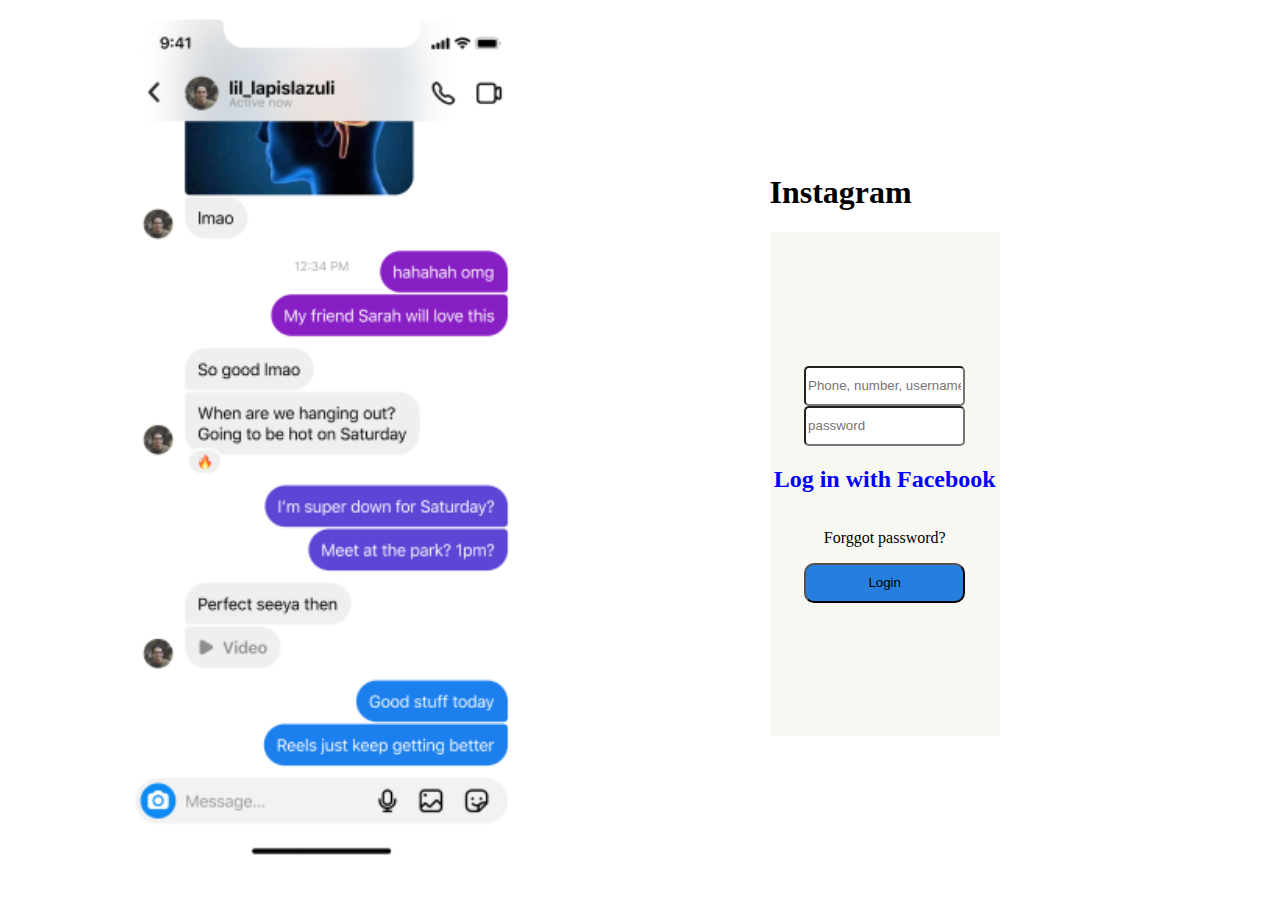
<file: index.html>
<!DOCTYPE html>
<html lang="en">
  <head>
    <meta charset="UTF-8" />
    <meta http-equiv="X-UA-Compatible" content="IE=edge" />
    <meta name="viewport" content="width=device-width, initial-scale=1.0" />
    <title>Document</title>
    <link rel="stylesheet" href="./style.css" />
  </head>
  <body>
    <div class="container">
      <img class="slika" src="instagram.png" />
      <div class="form">
        <h1>Instagram</h1>
        <form>
          <div class="group">
            <input placeholder="Phone, number, username or email" type="" />
          </div>
          <div class="group">
            <input type placeholder="password" />
            <h2><strong>Log in with Facebook</strong></h2>
            <p>Forggot password?</p>
            <button>Login</button>
          </div>

          <div></div>
        </form>
      </div>
    </div>
  </body>
</html>
</file>
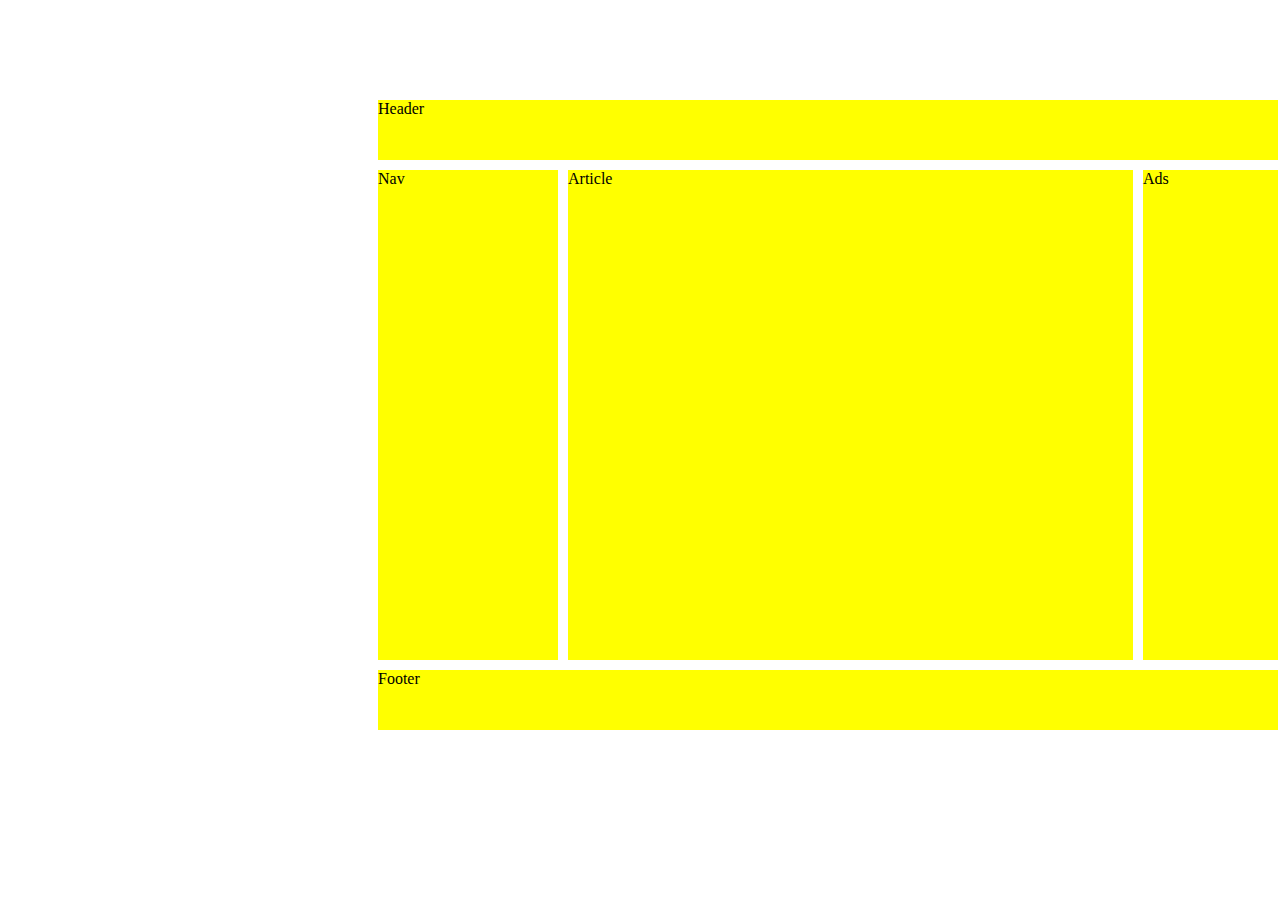
<file: Test/index.html>
<!DOCTYPE html>
<html lang="en">
  <head>
    <link rel="stylesheet" href="./style.css" />
  </head>
  <body>
    <div class="div">
      <div class="header">Header</div>
      <div class="nav">Nav</div>
      <div class="article">Article</div>
      <div class="ads">Ads</div>
      <div class="footer">Footer</div>
    </div>
  </body>
</html>
</file>
<file: style.css>
* {
  box-sizing: border-box;
}
body {
  margin: 0;
}

.container {
  width: 100%;
  height: 80vh;
  margin-top: 5rem;
  display: flex;
  justify-content: space-around;
  align-items: center;
}

.slika {
  width: 390px;
  height: 530;
  display: flex;
}
.form {
  box-sizing: border-box;
  width: 30%;
  height: 100%;
  display: flex;
  flex-direction: column;
  justify-content: center;
}
h1 {
  margin-top: 30px;
  font-style: inherit;
}
form {
  display: flex;
  flex-direction: column;
  justify-content: center;
  width: 60%;
  height: 70%;
  background-color: rgb(248, 248, 242);
}

.group {
  display: flex;
  flex-direction: column;
  align-items: center;
}

input {
  width: 70%;
  height: 40px;
  border-radius: 5px;
}

button {
  background-color: rgb(38, 127, 223);
  width: 70%;
  height: 40px;
  border-radius: 10px;
}
h2 {
  color: blue;
}
</file>
<file: Test/style.css>
.div {
  width: 100vh;
  height: 70vh;
  background-color: white;
  margin-top: 100px;
  margin-left: 370px;
  display: grid;
  grid-template-columns: 20% 1fr 15%;
  grid-template-rows: 60px 1fr 60px;
  row-gap: 10px;
  column-gap: 10px;
}
.header {
  background-color: yellow;
  grid-column: 1/4;
}
.nav {
  background-color: yellow;
  grid-column: 1/1;
  grid-row: 2/3;
}
.article {
  background-color: yellow;
  grid-column: 2/3;
}
.ads {
  background-color: yellow;
  grid-column: 3/4;
}
.footer {
  background-color: yellow;
  grid-column: 1/4;
}
.th {
  display: flex;
  justify-content: space-around;
}
</file>
